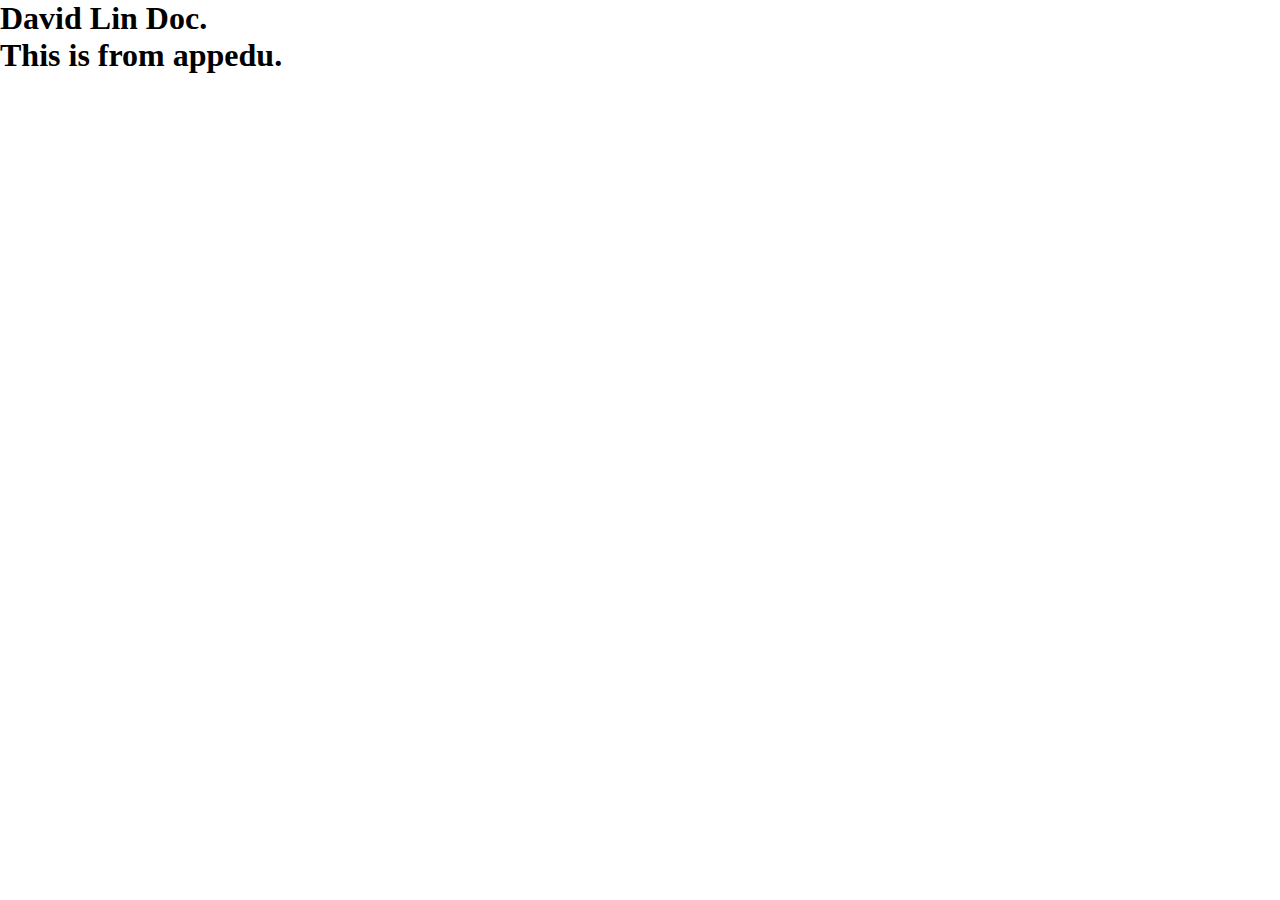
<file: public/index.html>
<!DOCTYPE html>
<html lang="en">
    <head>
        <meta charset="UTF-8" />
        <meta name="viewport" content="width=device-width, initial-scale=1.0" />
        <title>David Lin Doc</title>
        <link rel="stylesheet" href="assets/css/reset.css" />
    </head>
    <body>
        <h1>David Lin Doc.</h1>
        <h1>This is from appedu.</h1>
    </body>
</html>
</file>
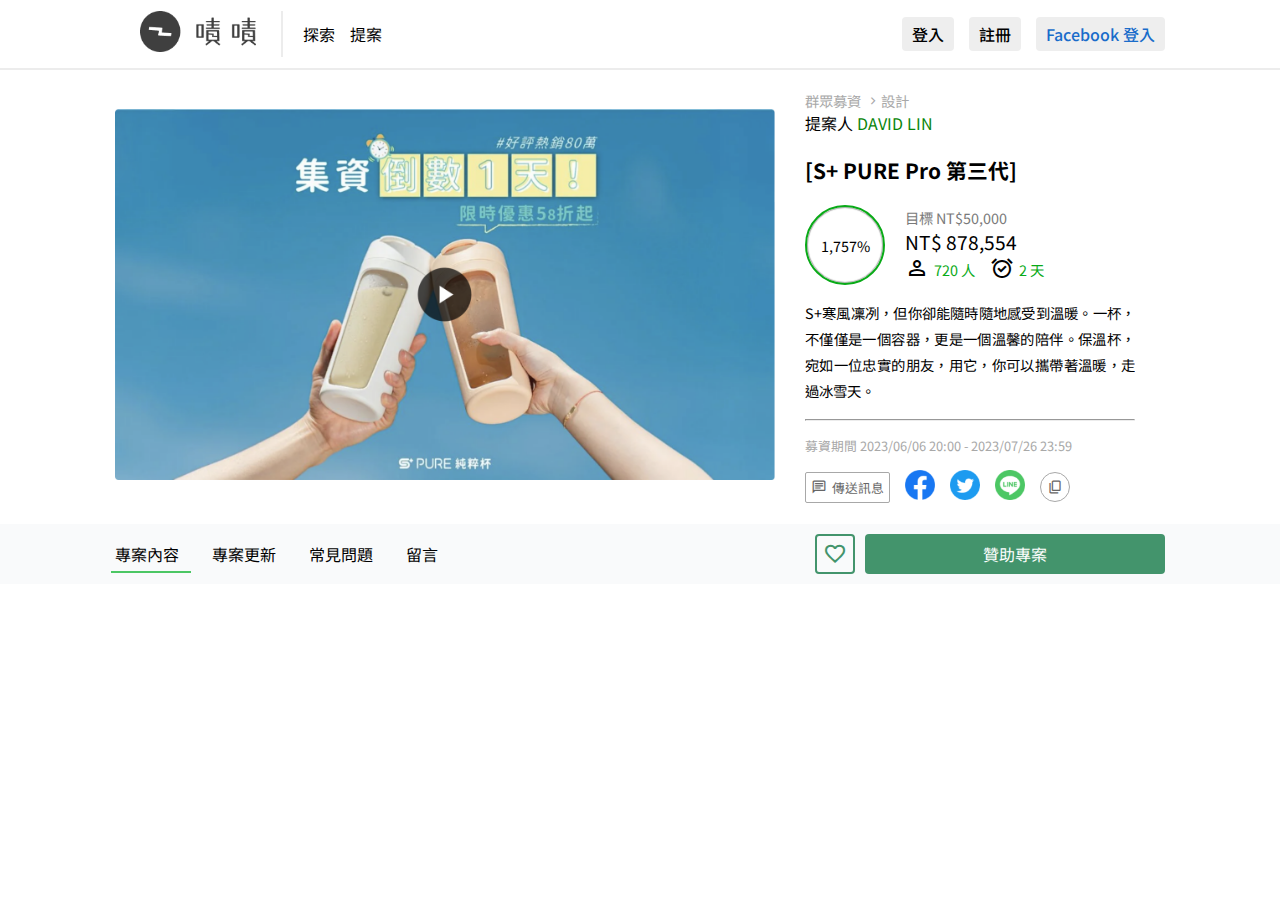
<file: zeczec/index.html>
<!DOCTYPE html>
<html lang="en">

<head>
    <meta charset="UTF-8">
    <meta http-equiv="X-UA-Compatible" content="IE=edge">
    <meta name="viewport" content="width=device-width, initial-scale=1.0">
    <title>ZECZEC</title>
    <link rel="preconnect" href="https://fonts.googleapis.com">
    <link rel="preconnect" href="https://fonts.gstatic.com" crossorigin>
    <link
        href="https://fonts.googleapis.com/css2?family=Noto+Sans+TC:wght@100;200;300;400;500;600;700;800;900&display=swap"
        rel="stylesheet">
    <link rel="stylesheet"
        href="https://fonts.googleapis.com/css2?family=Material+Symbols+Outlined:opsz,wght,FILL,GRAD@24,400,0,0" />
    <link rel="stylesheet"
        href="https://fonts.googleapis.com/css2?family=Material+Symbols+Outlined:opsz,wght,FILL,GRAD@20..48,100..700,0..1,-50..200" />
    <link rel="stylesheet" href="assets/css/reset.css">
    <link rel="stylesheet" href="assets/css/main.css">
</head>

<body>
    <div class="header">
        <div class="container">
            <div class="header-wrap">
                <div class="header-logo">
                    <img src="assets/images/logo.png" alt="">
                </div>
                <div class="header-menu">
                    <div class="header-menu-item">
                        <ul>
                            <li>
                                <a href="#">探索</a>
                            </li>
                            <li>
                                <a href="#">提案</a>
                            </li>
                        </ul>
                    </div>
                    <div class="header-menu-button">
                        <div class="menu-button-wrap">
                            <a href="#">登入</a>
                            <a href="#">註冊</a>
                            <a href="#" class="active">Facebook 登入</a>
                        </div>
                    </div>
                </div>
            </div>
        </div>
    </div>

    <div class="proudct-information">
        <div class="container">
            <div class="product-information-wrap">
                <div class="product-information-video">
                    <img src="assets/images/banner.png" alt="">
                </div>
                <div class="product-information-text">
                    <ul class="category-nav">
                        <li>
                            <a href="#">群眾募資</a>
                        </li>
                        <li>
                            <a href="#">設計</a>
                        </li>
                    </ul>
                    <div>
                        <span>提案人</span>
                        <span class="author-name">DAVID LIN</span>
                    </div>
                    <h1 class="product-name">[S+ PURE Pro 第三代]</h1>
                    <div class="project-process">
                        <div>
                            <div class="goal-percentage">1,757%</div>
                        </div>
                        <div class="process-info">
                            <div class="project-goal">目標 NT$50,000</div>
                            <div class="project-current">NT$ 878,554</div>
                            <div class="project-count">
                                <div class="project-count-item">
                                    <span>
                                        <span class="material-symbols-outlined">person</span>
                                    </span>
                                    <span>720 人</span>
                                </div>
                                <div class="project-count-item">
                                    <span>
                                        <span class="material-symbols-outlined">alarm_on</span>
                                    </span>
                                    <span>2 天</span>
                                </div>
                            </div>
                        </div>
                    </div>
                    <div class="project-description">
                        S+寒風凜冽，但你卻能隨時隨地感受到溫暖。一杯，不僅僅是一個容器，更是一個溫馨的陪伴。保溫杯，宛如一位忠實的朋友，用它，你可以攜帶著溫暖，走過冰雪天。
                    </div>
                    <hr class="line">
                    <div class="project-run-range">
                        募資期間 2023/06/06 20:00 - 2023/07/26 23:59
                    </div>
                    <div class="share-item">
                        <span>
                            <a href="#" class="send-message">
                                <span class="material-symbols-outlined">chat</span>
                                <span>傳送訊息</span>
                            </a>
                        </span>
                        <span>
                            <a href="#">
                                <img src="assets/images/facebook.png" alt="">
                            </a>
                        </span>
                        <span>
                            <a href="#">
                                <img src="assets/images/twitter.png" alt="">
                            </a>
                        </span>
                        <span>
                            <a href="#">
                                <img src="assets/images/line.png" alt="">
                            </a>
                        </span>
                        <span>
                            <a href="#" class="copy-icon">
                                <span class="material-symbols-outlined">content_copy</span>
                            </a>
                        </span>
                    </div>
                </div>
            </div>
        </div>
    </div>

    <div class="main-nav-block">
        <div class="container">
            <div class="main-nav-wrap">
                <div class="page-tab">
                    <ul class="tabs">
                        <li class="active">
                            <a href="#">專案內容</a>
                        </li>
                        <li>
                            <a href="#">專案更新</a>
                        </li>
                        <li>
                            <a href="#">常見問題</a>
                        </li>
                        <li>
                            <a href="#">留言</a>
                        </li>
                    </ul>
                </div>
                <div class="donate-wrap">
                    <a href="#" class="like-btn">
                        <span class="material-symbols-outlined">
                            favorite
                        </span>
                    </a>
                    <a href="#" class="donate-btn">贊助專案</a>
                </div>
            </div>
        </div>
    </div>

</body>

<script>
    let tabs = document.querySelector('.tabs');
    tabs.addEventListener('click', (e) => {
        e.preventDefault();
        let el = e.target;

        if (el.tagName == 'A') {
            el = el.parentNode;
        }

        if (el.tagName == 'LI') {
            resetTabsActive();
            el.classList.add('active')
        }
    });

    function resetTabsActive() {
        let items = tabs.querySelectorAll('li');
        items.forEach(el => {
            el.classList.remove('active');
        })
    }
</script>

</html>
</file>
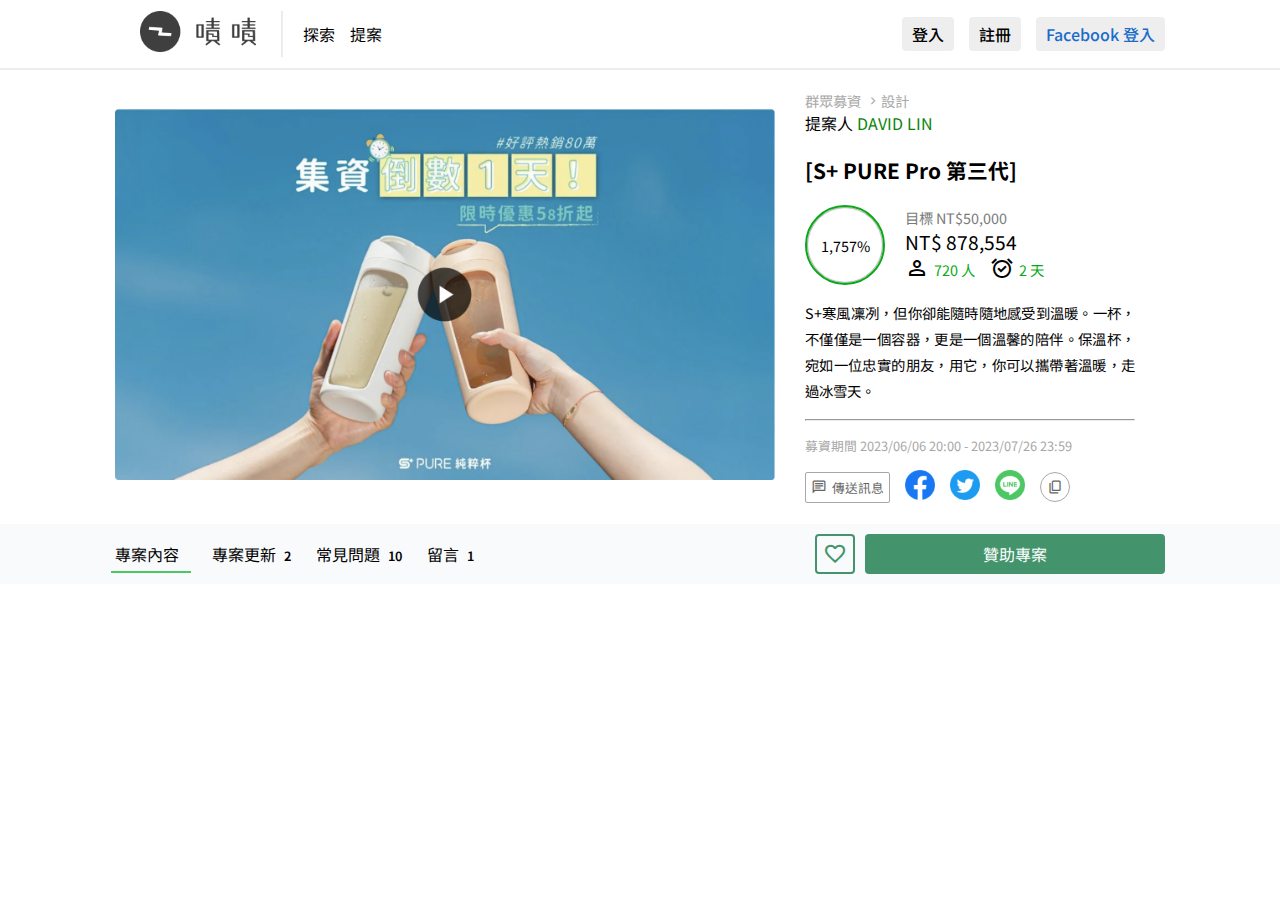
<file: public/zeczec/index.html>
<!DOCTYPE html>
<html lang="en">

<head>
    <meta charset="UTF-8">
    <meta http-equiv="X-UA-Compatible" content="IE=edge">
    <meta name="viewport" content="width=device-width, initial-scale=1.0">
    <title>ZECZEC</title>
    <link rel="preconnect" href="https://fonts.googleapis.com">
    <link rel="preconnect" href="https://fonts.gstatic.com" crossorigin>
    <link
        href="https://fonts.googleapis.com/css2?family=Noto+Sans+TC:wght@100;200;300;400;500;600;700;800;900&display=swap"
        rel="stylesheet">
    <link rel="stylesheet"
        href="https://fonts.googleapis.com/css2?family=Material+Symbols+Outlined:opsz,wght,FILL,GRAD@24,400,0,0" />
    <link rel="stylesheet"
        href="https://fonts.googleapis.com/css2?family=Material+Symbols+Outlined:opsz,wght,FILL,GRAD@20..48,100..700,0..1,-50..200" />
    <link rel="stylesheet" href="assets/css/reset.css">
    <link rel="stylesheet" href="assets/css/main.css">
</head>

<body>
    <div class="header">
        <div class="container">
            <div class="header-wrap">
                <div class="header-logo">
                    <img src="assets/images/logo.png" alt="">
                </div>
                <div class="header-menu">
                    <div class="header-menu-item">
                        <ul>
                            <li>
                                <a href="#">探索</a>
                            </li>
                            <li>
                                <a href="#">提案</a>
                            </li>
                        </ul>
                    </div>
                    <div class="header-menu-button">
                        <div class="menu-button-wrap">
                            <a href="#">登入</a>
                            <a href="#">註冊</a>
                            <a href="#" class="active">Facebook 登入</a>
                        </div>
                    </div>
                </div>
            </div>
        </div>
    </div>

    <div class="proudct-information">
        <div class="container">
            <div class="product-information-wrap">
                <div class="product-information-video">
                    <img src="assets/images/banner.png" alt="">
                </div>
                <div class="product-information-text">
                    <ul class="category-nav">
                        <li>
                            <a href="#">群眾募資</a>
                        </li>
                        <li>
                            <a href="#">設計</a>
                        </li>
                    </ul>
                    <div>
                        <span>提案人</span>
                        <span class="author-name">DAVID LIN</span>
                    </div>
                    <h1 class="product-name">[S+ PURE Pro 第三代]</h1>
                    <div class="project-process">
                        <div>
                            <div class="goal-percentage">1,757%</div>
                        </div>
                        <div class="process-info">
                            <div class="project-goal">目標 NT$50,000</div>
                            <div class="project-current">NT$ 878,554</div>
                            <div class="project-count">
                                <div class="project-count-item">
                                    <span>
                                        <span class="material-symbols-outlined">person</span>
                                    </span>
                                    <span>720 人</span>
                                </div>
                                <div class="project-count-item">
                                    <span>
                                        <span class="material-symbols-outlined">alarm_on</span>
                                    </span>
                                    <span>2 天</span>
                                </div>
                            </div>
                        </div>
                    </div>
                    <div class="project-description">
                        S+寒風凜冽，但你卻能隨時隨地感受到溫暖。一杯，不僅僅是一個容器，更是一個溫馨的陪伴。保溫杯，宛如一位忠實的朋友，用它，你可以攜帶著溫暖，走過冰雪天。
                    </div>
                    <hr class="line">
                    <div class="project-run-range">
                        募資期間 2023/06/06 20:00 - 2023/07/26 23:59
                    </div>
                    <div class="share-item">
                        <span>
                            <a href="#" class="send-message">
                                <span class="material-symbols-outlined">chat</span>
                                <span>傳送訊息</span>
                            </a>
                        </span>
                        <span>
                            <a href="#">
                                <img src="assets/images/facebook.png" alt="">
                            </a>
                        </span>
                        <span>
                            <a href="#">
                                <img src="assets/images/twitter.png" alt="">
                            </a>
                        </span>
                        <span>
                            <a href="#">
                                <img src="assets/images/line.png" alt="">
                            </a>
                        </span>
                        <span>
                            <a href="#" class="copy-icon">
                                <span class="material-symbols-outlined">content_copy</span>
                            </a>
                        </span>
                    </div>
                </div>
            </div>
        </div>
    </div>

    <div class="main-nav-block">
        <div class="container">
            <div class="main-nav-wrap">
                <div class="page-tab">
                    <ul class="tabs">
                        <li class="active">
                            <a href="#">專案內容</a>
                        </li>
                        <li>
                            <a href="#" data-count="2">專案更新</a>
                        </li>
                        <li>
                            <a href="#" data-count="10">常見問題</a>
                        </li>
                        <li>
                            <a href="#" data-count="1">留言</a>
                        </li>
                    </ul>
                </div>
                <div class="donate-wrap">
                    <a href="#" class="like-btn">
                        <span class="material-symbols-outlined">
                            favorite
                        </span>
                    </a>
                    <a href="#" class="donate-btn">贊助專案</a>
                </div>
            </div>
        </div>
    </div>

</body>

<script>
    let tabs = document.querySelector('.tabs');
    tabs.addEventListener('click', (e) => {
        e.preventDefault();
        let el = e.target;

        if (el.tagName == 'A') {
            el = el.parentNode;
        }

        if (el.tagName == 'LI') {
            resetTabsActive();
            el.classList.add('active')
        }
    });

    function resetTabsActive() {
        let items = tabs.querySelectorAll('li');
        items.forEach(el => {
            el.classList.remove('active');
        })
    }
</script>

</html>
</file>
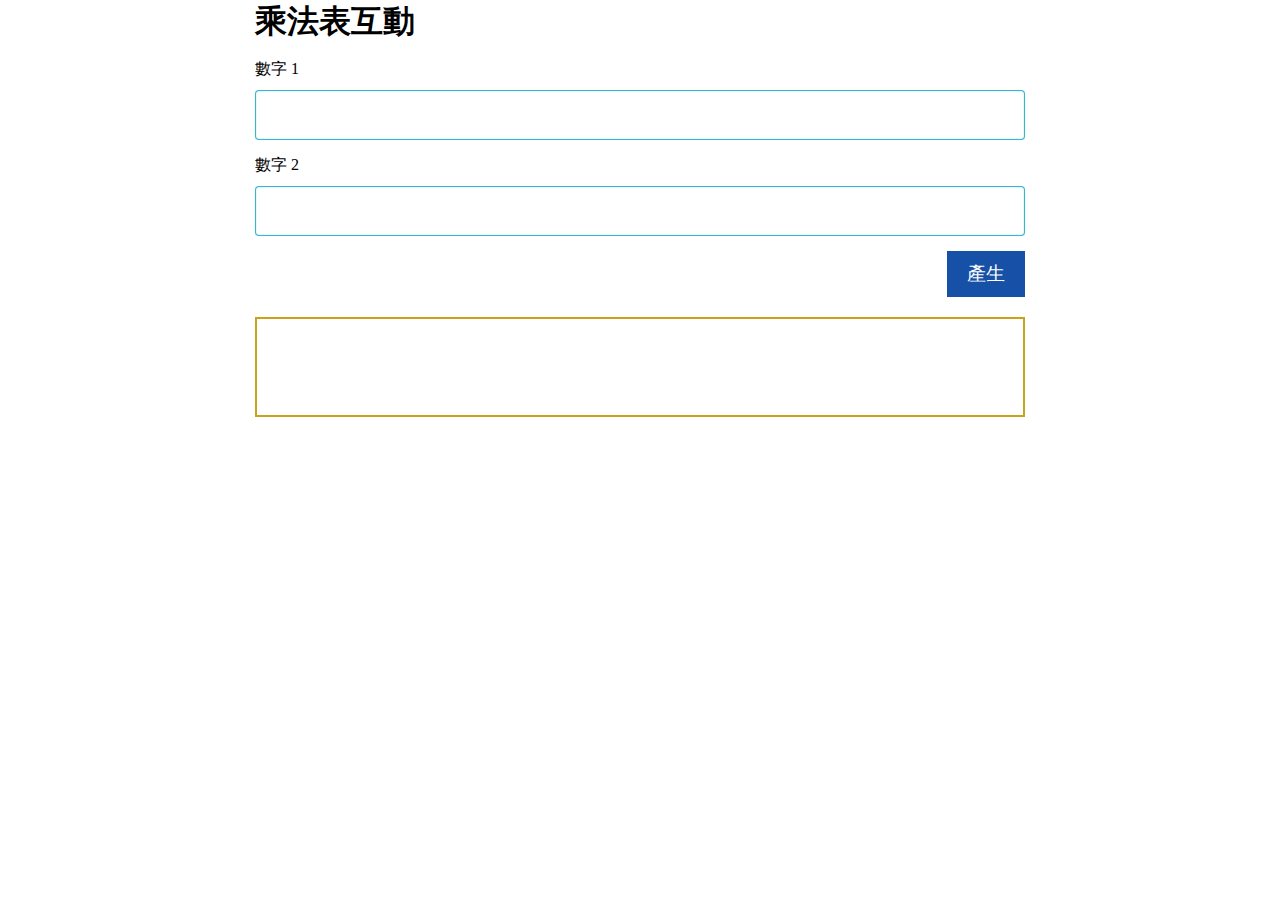
<file: 99.html>
<!DOCTYPE html>
<html lang="en">

<head>
    <meta charset="UTF-8">
    <meta http-equiv="X-UA-Compatible" content="IE=edge">
    <meta name="viewport" content="width=device-width, initial-scale=1.0">
    <title>99</title>
    <link rel="stylesheet" href="assets/css/reset.css">
    <link rel="stylesheet" href="assets/css/99.css">
</head>

<body>
    <div class="container">
        <h1>乘法表互動</h1>
        <div class="form-item">
            <label for="calc-num-1">數字 1</label>
            <input type="number" id="calc-num-1">
        </div>
        <div class="form-item">
            <label for="calc-num-2">數字 2</label>
            <input type="number" id="calc-num-2">
        </div>
        <div class="fn">
            <button class="btn" id="calc-btn">產生</button>
        </div>
        <div id="response">
            <table>
                <thead>
                    <!-- <tr>
                        <th></th>
                        <th>1</th>
                        <th>2</th>
                        <th>3</th>
                    </tr> -->
                </thead>
                <tbody>
                    <!-- <tr>
                        <td>1</td>
                        <td>1</td>
                        <td>2</td>
                        <td>3</td>
                    </tr>
                    <tr>
                        <td>2</td>
                        <td>2</td>
                        <td>4</td>
                        <td>6</td>
                    </tr>
                    <tr>
                        <td>3</td>
                        <td>3</td>
                        <td>6</td>
                        <td>9</td>
                    </tr> -->
                </tbody>
            </table>
        </div>
    </div>
</body>

<script src="assets/js/99.js"></script>

</html>
</file>
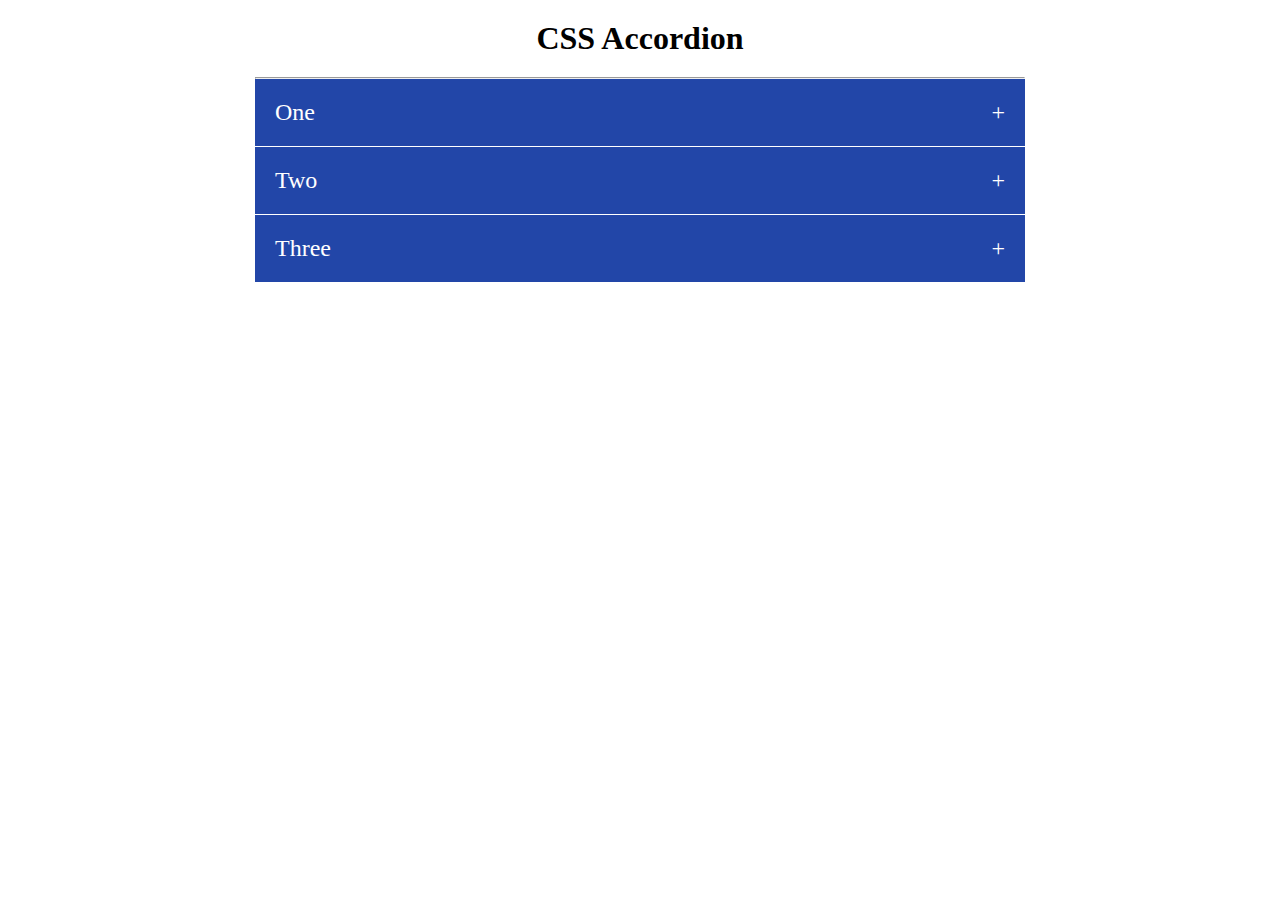
<file: accordion.html>
<!DOCTYPE html>
<html lang="en">

<head>
    <meta charset="UTF-8">
    <meta name="viewport" content="width=device-width, initial-scale=1.0">
    <title>Accordion</title>
    <link rel="stylesheet" href="assets/css/reset.css">
    <link rel="stylesheet" href="assets/css/accordion.css">
</head>

<body>
    <div class="container">
        <h1 class="slogan">CSS Accordion</h1>
        <hr>
        <div class="item">
            <input type="checkbox" id="ms-1" class="ms-switch">
            <label for="ms-1" class="item-title">
                <div>One</div>
                <div class="plus">+</div>
                <div class="minus">-</div>
            </label>
            <div class="item-content">Content</div>
        </div>
        <div class="item">
            <input type="checkbox" id="ms-2" class="ms-switch">
            <label for="ms-2" class="item-title">
                <div>Two</div>
                <div class="plus">+</div>
                <div class="minus">-</div>
            </label>
            <div class="item-content">Content</div>
        </div>
        <div class="item">
            <input type="checkbox" id="ms-3" class="ms-switch">
            <label for="ms-3" class="item-title">
                <div>Three</div>
                <div class="plus">+</div>
                <div class="minus">-</div>
            </label>
            <div class="item-content">Content</div>
        </div>
    </div>
</body>

</html>
</file>
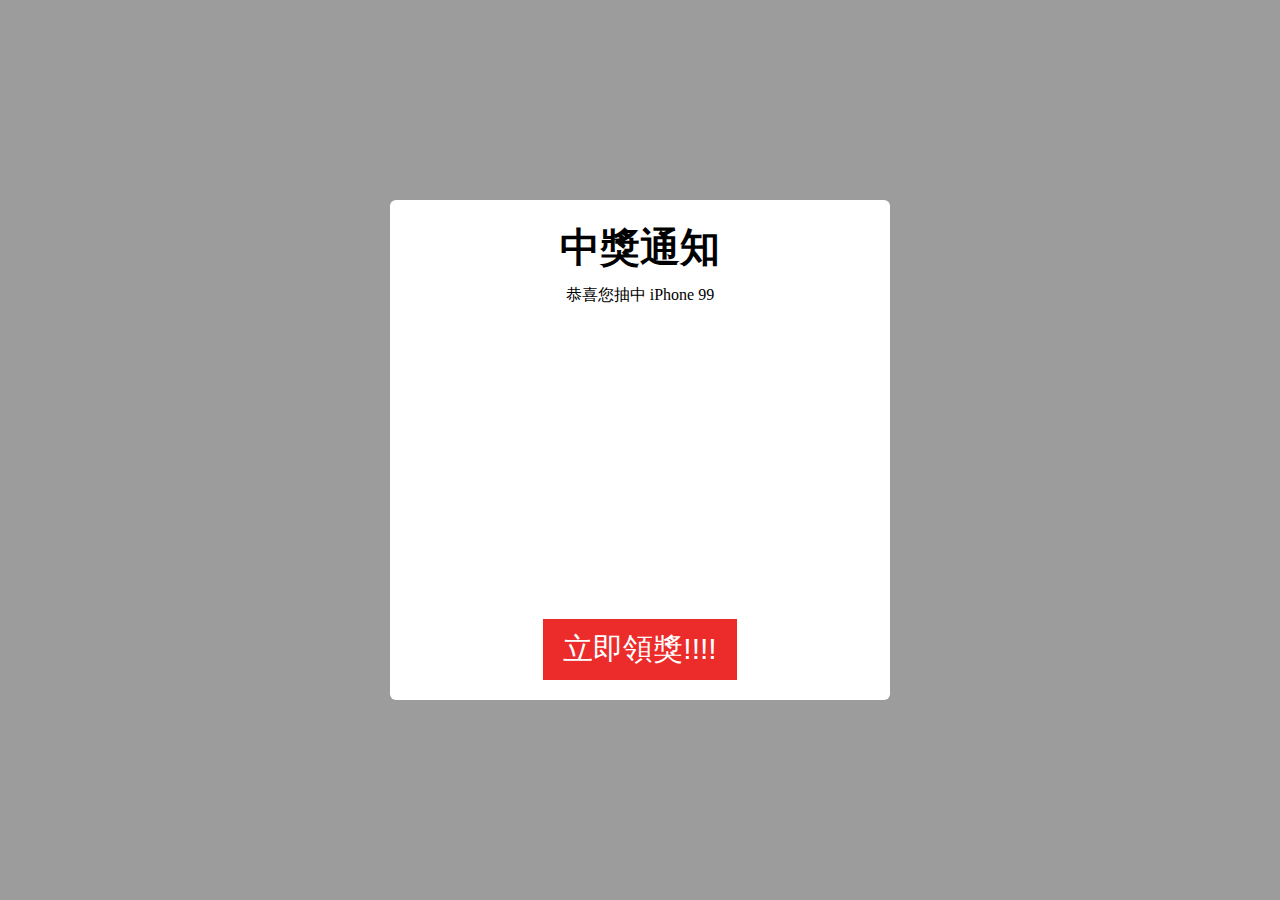
<file: ad_banner.html>
<!DOCTYPE html>
<html lang="en">

<head>
    <meta charset="UTF-8">
    <meta http-equiv="X-UA-Compatible" content="IE=edge">
    <meta name="viewport" content="width=device-width, initial-scale=1.0">
    <title>AD Banner</title>
    <link rel="stylesheet" href="assets/css/reset.css">
    <link rel="stylesheet" href="assets/css/ad_banner.css">
</head>

<body>
    <div class="ad-wrap">
        <div class="ad-block">
            <div class="ad-title">中獎通知</div>
            <div class="ad-content">
                <div>恭喜您抽中 iPhone 99</div>
                <div class="fn-block">
                    <button class="btn" onclick="run()">立即領獎!!!!</button>
                </div>
            </div>
        </div>
    </div>
</body>
<script>
    function run() {
        alert('已中毒')
    }
</script>

</html>
</file>
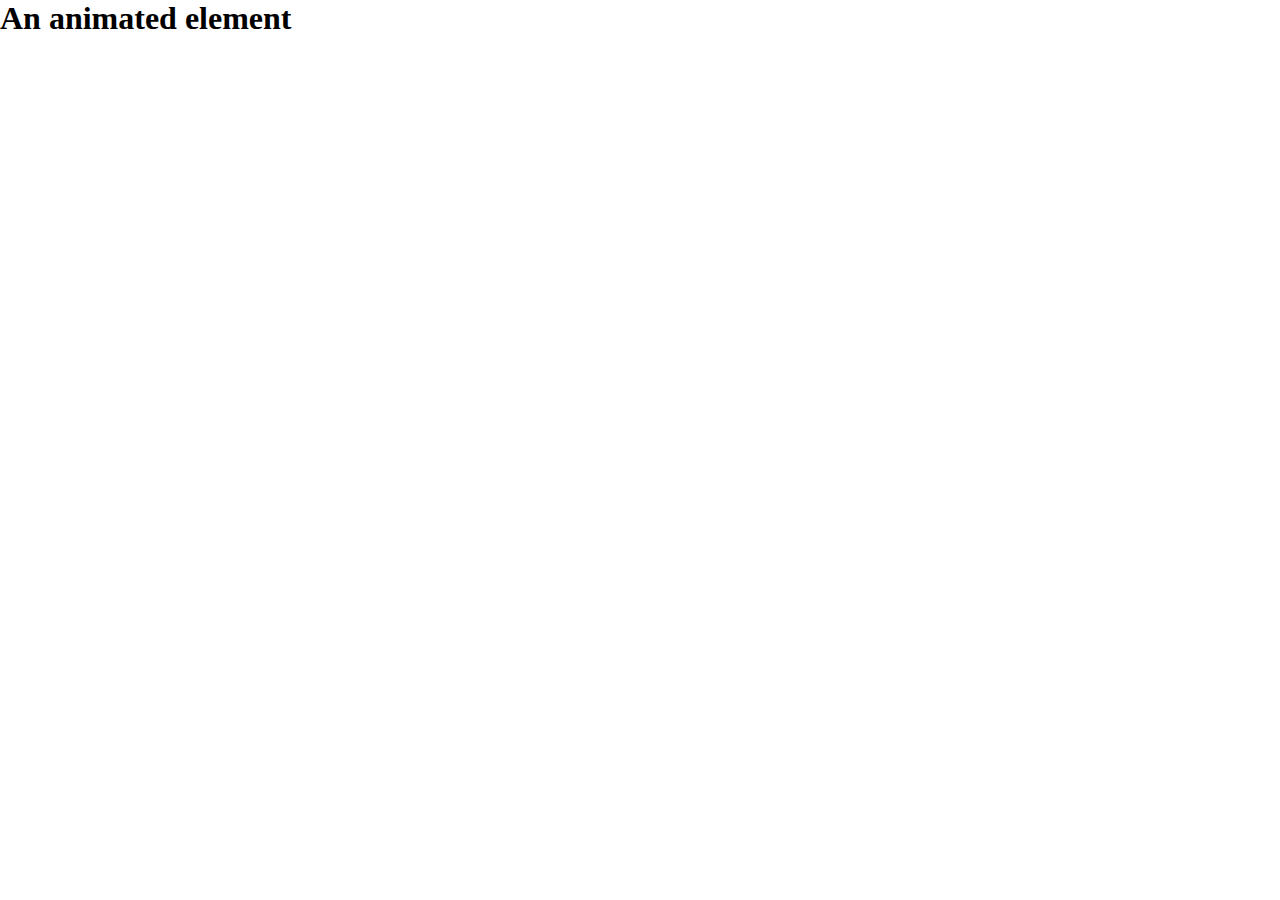
<file: animate.html>
<!DOCTYPE html>
<html lang="en">

<head>
    <meta charset="UTF-8">
    <meta http-equiv="X-UA-Compatible" content="IE=edge">
    <meta name="viewport" content="width=device-width, initial-scale=1.0">
    <title>Animate.css</title>
    <link rel="stylesheet" href="https://cdnjs.cloudflare.com/ajax/libs/animate.css/4.1.1/animate.min.css" />
    <link rel="stylesheet" href="assets/css/reset.css">
</head>

<body>
    <h1 class="animate__animated animate__bounce">An animated element</h1>
</body>

</html>
</file>
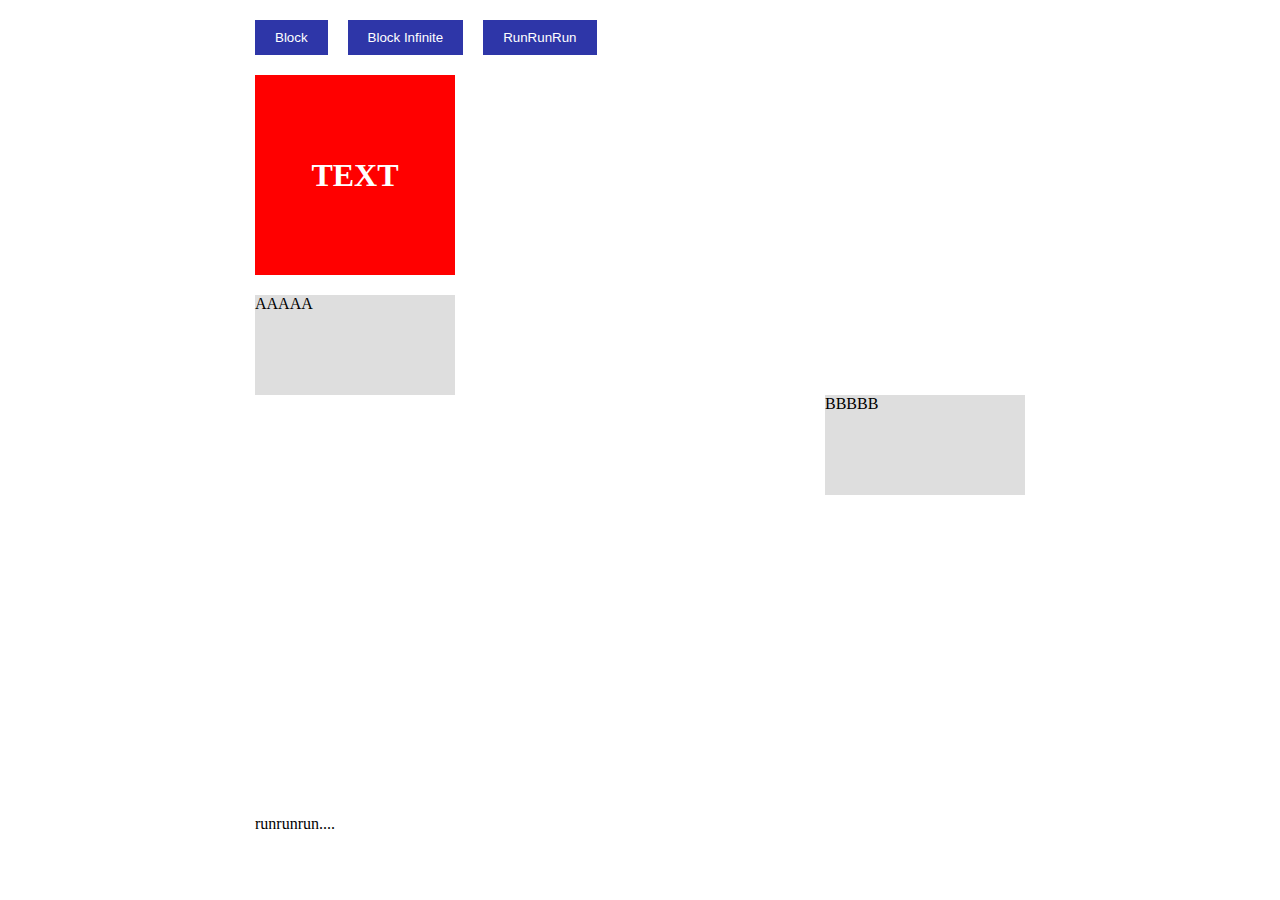
<file: animation.html>
<!DOCTYPE html>
<html lang="en">

<head>
    <meta charset="UTF-8">
    <meta http-equiv="X-UA-Compatible" content="IE=edge">
    <meta name="viewport" content="width=device-width, initial-scale=1.0">
    <title>Animation</title>
    <link rel="stylesheet" href="assets/css/reset.css">
    <link rel="stylesheet" href="assets/css/animation.css">
</head>

<body>
    <div class="container">
        <div class="fn">
            <button onclick="toggleBlock()">Block</button>
            <button onclick="toggleBlock('infinite')">Block Infinite</button>
            <button onclick="toggleRun()">RunRunRun</button>
        </div>
        <div class="wrap">
            <div class="block">
                TEXT
            </div>
        </div>
    </div>

    <div class="container">
        <div class="wrap">
            <div class="info-wrap">
                <div class="info-item t1">
                    AAAAA
                </div>
                <div class="info-item t2">
                    BBBBB
                </div>
            </div>
        </div>
    </div>

    <div class="container">
        <div class="wrap">
            <div class="runrunrun">
                runrunrun....
            </div>
        </div>
    </div>
</body>
<script>
    const blockEl = document.querySelector('.block');
    function toggleBlock(append) {
        if (blockEl.classList.contains('change-color')) {
            blockEl.classList.remove('change-color');
            blockEl.classList.remove(append);
        } else {
            blockEl.classList.add('change-color');
            blockEl.classList.add(append);
        }
    }

    const runEl = document.querySelector('.runrunrun');
    function toggleRun(append) {
        if (runEl.classList.contains('active')) {
            runEl.classList.remove('active');
        } else {
            runEl.classList.add('active');
        }
    }
</script>

</html>
</file>
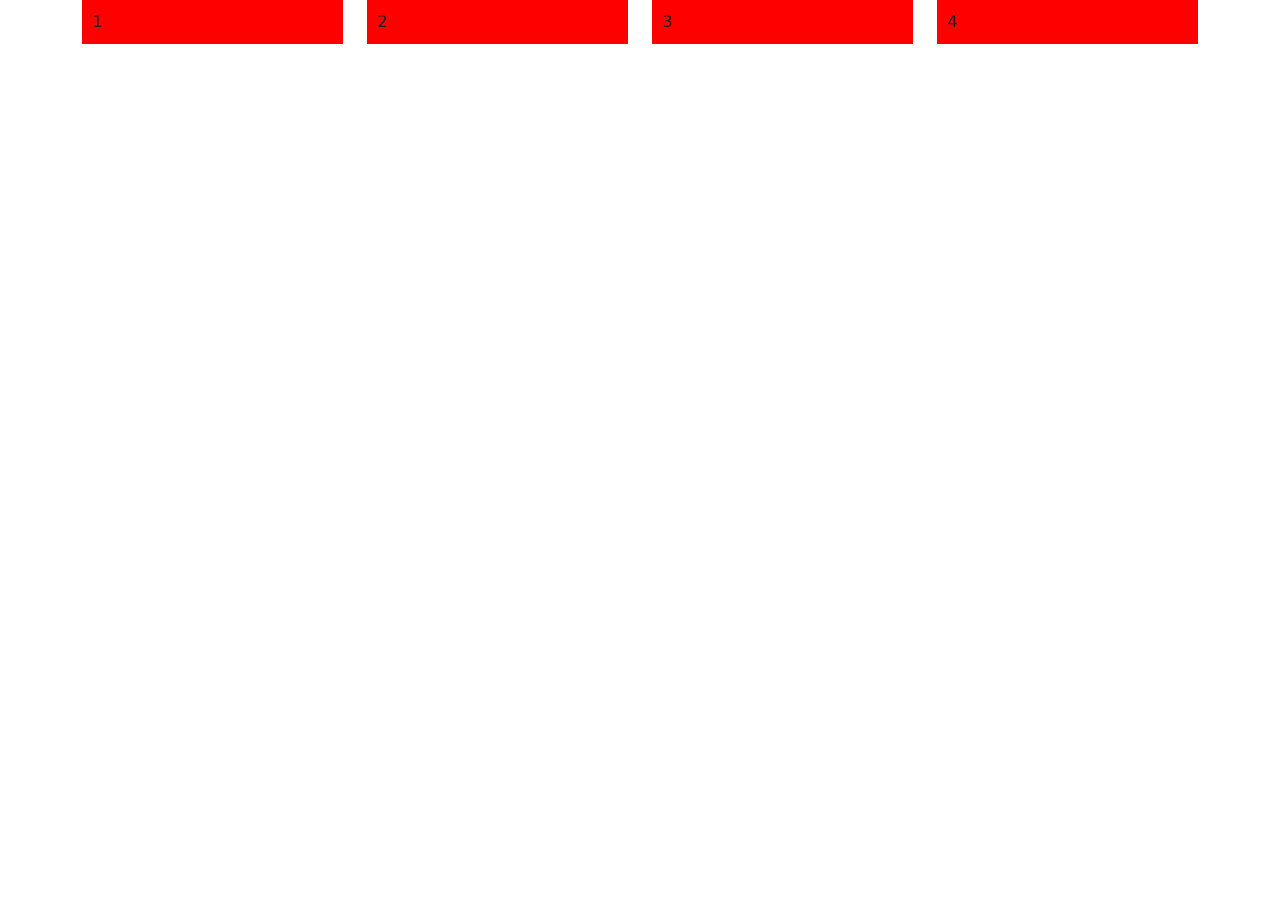
<file: BS_demo.html>
<!DOCTYPE html>
<html lang="en">

<head>
    <meta charset="UTF-8">
    <meta http-equiv="X-UA-Compatible" content="IE=edge">
    <meta name="viewport" content="width=device-width, initial-scale=1.0">
    <title>Bootstrap</title>
    <link rel="stylesheet" href="https://cdn.jsdelivr.net/npm/bootstrap@5.3.2/dist/css/bootstrap.min.css">
    <style>
        .col-item {
            padding: 10px;
            background: red;
        }
    </style>
</head>

<body>


    <div class="container">
        <div class="row custom">
            <div class="col-6 col-sm">
                <div class="col-item">1</div>
            </div>
            <div class="col-6 col-sm">
                <div class="col-item">2</div>
            </div>
            <div class="col-6 col-sm">
                <div class="col-item">3</div>
            </div>
            <div class="col-6 col-sm">
                <div class="col-item">4</div>
            </div>
        </div>
    </div>
</body>
<script src="https://cdn.jsdelivr.net/npm/bootstrap@5.3.2/dist/js/bootstrap.bundle.min.js"></script>

</html>
</file>
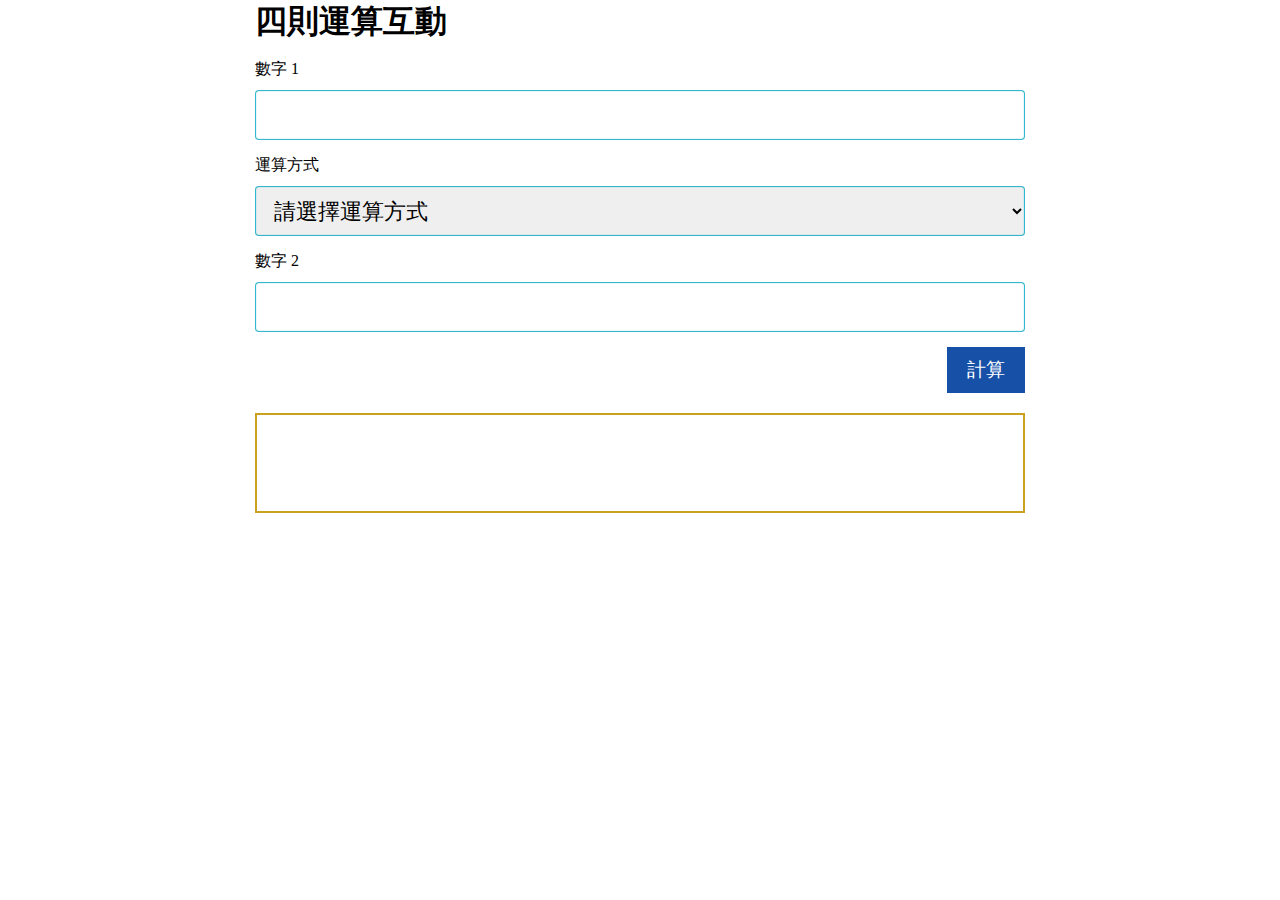
<file: calc_demo.html>
<!DOCTYPE html>
<html lang="en">

<head>
    <meta charset="UTF-8">
    <meta http-equiv="X-UA-Compatible" content="IE=edge">
    <meta name="viewport" content="width=device-width, initial-scale=1.0">
    <title>Calc Demo</title>
    <link rel="stylesheet" href="assets/css/reset.css">
    <link rel="stylesheet" href="assets/css/calc_demo.css">
</head>

<body>
    <div class="container">
        <h1>四則運算互動</h1>
        <div class="form-item">
            <label for="calc-num-1">數字 1</label>
            <input type="number" id="calc-num-1">
        </div>
        <div class="form-item">
            <label for="calc-type">運算方式</label>
            <select id="calc-type">
                <option value="">請選擇運算方式</option>
                <option value="add">加法</option>
                <option value="sub">減法</option>
                <option value="mul">乘法</option>
                <option value="div">除法</option>
            </select>
        </div>
        <div class="form-item">
            <label for="calc-num-2">數字 2</label>
            <input type="number" id="calc-num-2">
        </div>
        <div class="fn">
            <button class="btn" id="calc-btn">計算</button>
        </div>
        <div id="response"></div>
    </div>
</body>
<script src="assets/js/calc_demo.js"></script>

</html>
</file>
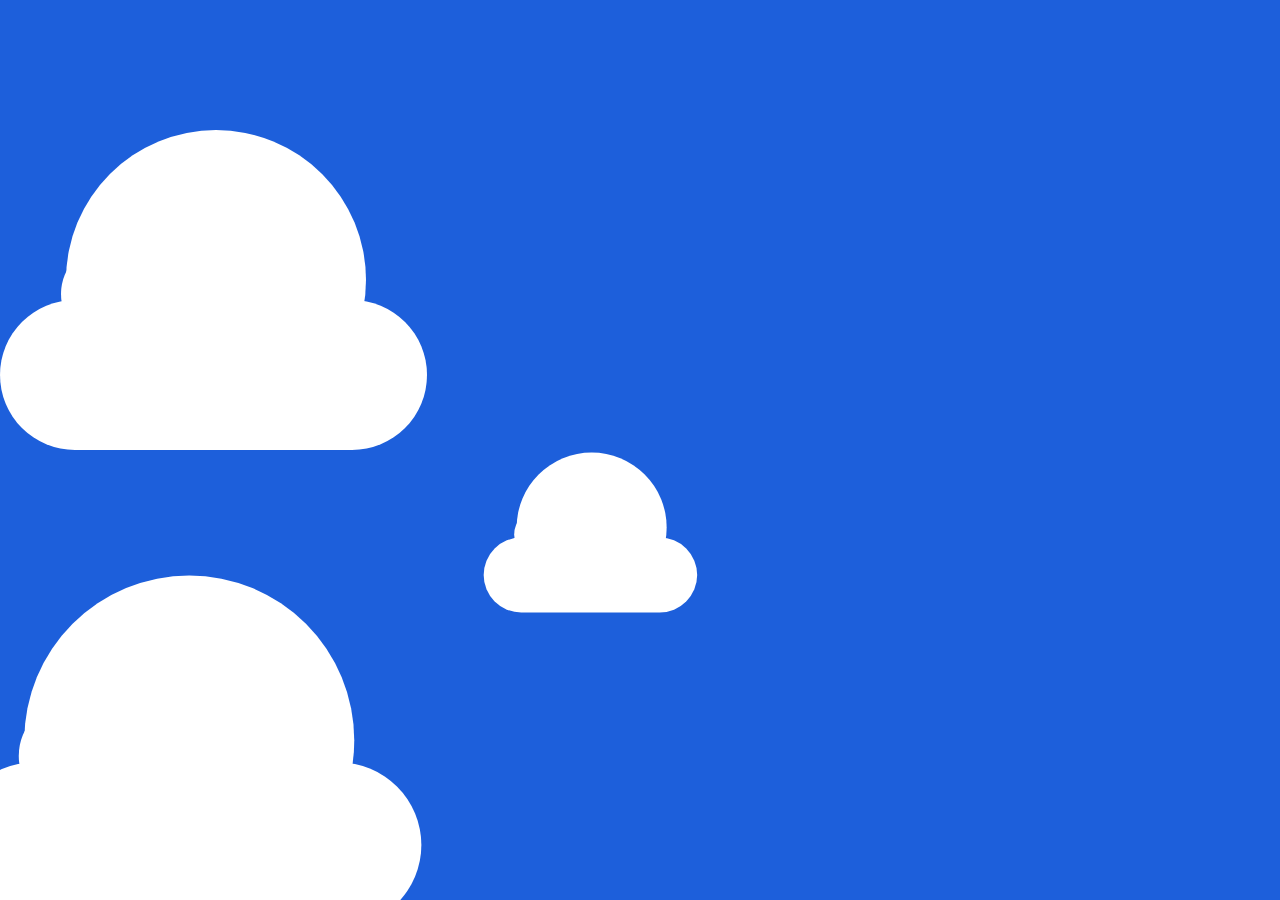
<file: cloud.html>
<!DOCTYPE html>
<html lang="en">

<head>
    <meta charset="UTF-8">
    <meta http-equiv="X-UA-Compatible" content="IE=edge">
    <meta name="viewport" content="width=device-width, initial-scale=1.0">
    <title>Cloud</title>
    <link rel="stylesheet" href="assets/css/reset.css">
    <link rel="stylesheet" href="assets/css/cloud.css">
</head>

<body>
    <div class="bg">
        <div class="cloud"></div>
        <div class="cloud"></div>
        <div class="cloud"></div>
    </div>
</body>

</html>
</file>
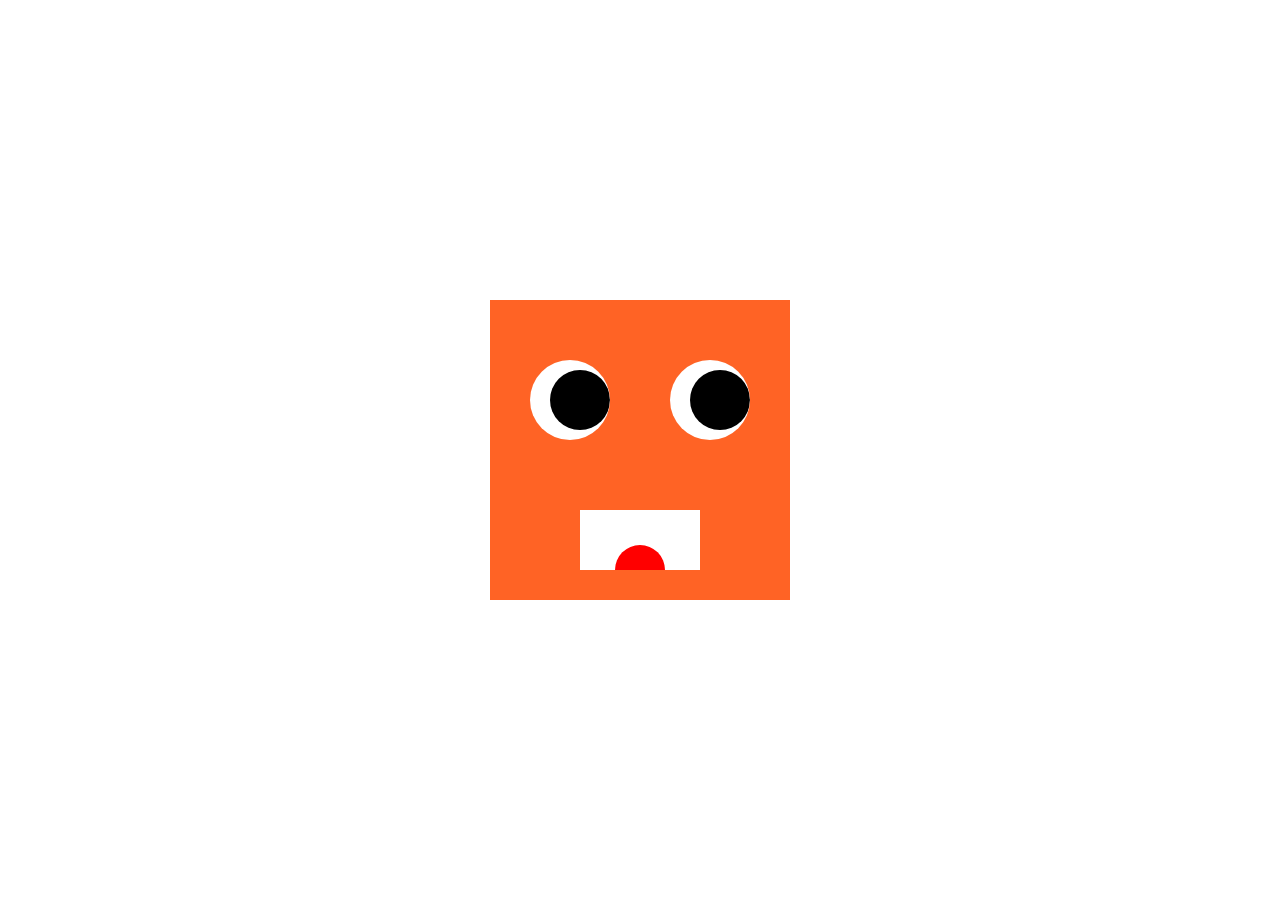
<file: face.html>
<!DOCTYPE html>
<html lang="en">

<head>
    <meta charset="UTF-8">
    <meta http-equiv="X-UA-Compatible" content="IE=edge">
    <meta name="viewport" content="width=device-width, initial-scale=1.0">
    <title>Face</title>
    <link rel="stylesheet" href="assets/css/reset.css">
    <link rel="stylesheet" href="assets/css/face.css">
</head>

<body>
    <div class="face">
        <div class="eye left">
            <div class="point"></div>
        </div>
        <div class="eye right">
            <div class="point"></div>
        </div>
        <div class="mouth">
            <div class="th"></div>
        </div>
    </div>
</body>

</html>
</file>
<file: zeczec/assets/css/main.css>
:root {
    --header-h: 70px;
    --header-bg: rgb(255, 255, 255);
    --header-border-color: #ececec;
    --second-color: #a8a8a8;
}

html,
body {
    font-family: 'Noto Sans TC', sans-serif;
    font-size: 16px;
}

img {
    max-width: 100%;
}

.header {
    height: var(--header-h);
    background-color: var(--header-bg);
    border-bottom: 2px solid var(--header-border-color);
}

.header-wrap {
    height: 100%;
    display: flex;
    align-items: center;
    gap: 20px;
}

.header-logo {
    border-right: 2px solid var(--header-border-color);
    text-align: center;
}

.header-logo img {
    max-width: 70%;
}

.header-menu {
    height: 100%;
    display: flex;
    align-items: center;
    justify-content: space-between;
    flex: 1;
}

.header-menu-item ul {
    display: flex;
    align-items: center;
    gap: 15px;
}

.menu-button-wrap {
    display: flex;
    align-items: center;
    gap: 15px;
}

.menu-button-wrap a {
    padding: 5px 10px;
    background-color: #eeeeee;
    border-radius: 4px;
    font-weight: 500;
    transition: 0.5s;
}

.menu-button-wrap a:hover,
.menu-button-wrap a.active {
    color: rgb(25, 108, 202);
}

.proudct-information {
    margin: 20px auto;
}

.product-information-wrap {
    display: flex;
    align-items: center;
}

.product-information-video {
    flex: 2;
}

.product-information-text {
    flex: 1;
    padding: 0 30px;
}

.category-nav {
    display: flex;
    gap: 20px;
    color: var(--second-color);
    font-size: 0.9rem;
}

.category-nav li {
    position: relative;
}

.category-nav li::after {
    font-family: 'Material Symbols Outlined';
    content: "\e5cc";
    position: absolute;
    right: -19px;
    top: 2px;
}

.category-nav li:last-child::after {
    display: none;
}

.author-name {
    color: rgb(9, 133, 9);
}

.product-name {
    font-size: 1.3rem;
    margin: 20px auto;
}

.project-process {
    display: flex;
    gap: 20px;
    align-items: center;
}

.goal-percentage {
    display: flex;
    justify-content: center;
    align-items: center;
    width: 80px;
    height: 80px;
    border: 2px solid #09aa17;
    border-radius: 1000px;
    font-size: 0.9rem;
    box-shadow: 0 0 1px 1px inset #ababab;
}

.project-goal {
    font-size: 0.9rem;
    color: #7a7a7a;
}

.project-current {
    font-size: 1.2rem;
}

.project-count {
    display: flex;
    align-items: center;
    gap: 15px;
    font-size: 0.9rem;
}

.process-info {
    flex: 1;
}

.project-count-item {
    display: flex;
    align-items: center;
    gap: 5px;
}

.project-count-item>span:last-child {
    color: #09aa17;
}

.project-description {
    font-size: 0.9rem;
    line-height: 26px;
    margin: 15px auto;
    text-align: justify;
}

hr.line {
    border-color: var(--header-border-color);
}

.project-run-range {
    margin: 15px auto;
    color: var(--second-color);
    font-size: 0.8rem;
}

.share-item {
    color: #666666;
    font-size: 0.8rem;
    display: flex;
    gap: 15px;
    align-items: center;
}

.send-message {
    padding: 5px;
    border: 1px solid var(--second-color);
    display: flex;
    gap: 5px;
    align-items: center;
    border-radius: 2px;
}

.share-item .material-symbols-outlined {
    font-size: 16px;
}

.share-item img {
    max-width: 30px;
}

.copy-icon {
    display: inline-flex;
    align-items: center;
    justify-content: center;
    width: 30px;
    height: 30px;
    border: 1px solid var(--second-color);
    border-radius: 999px;
}

.main-nav-block {
    background-color: #f9fafb;
    height: 60px;
}

.main-nav-wrap {
    height: 100%;
    display: flex;
    align-items: center;
}

.main-nav-wrap .page-tab {
    flex: 2;
}

.page-tab .tabs {
    display: flex;
    gap: 25px;
}

.page-tab .tabs li {
    position: relative;
}

.page-tab .tabs li::after {
    content: "";
    position: absolute;
    bottom: -7px;
    left: -4px;
    width: 0;
    background: #4cc764;
    height: 2px;
    transition: 0.3s;
}

.page-tab .tabs li.active::after {
    width: calc(100% + 8px);
}

.page-tab .tabs li a::after {
    content: attr(data-count);
    font-size: 0.8rem;
    padding-left: 8px;
    font-weight: 600;
}


.main-nav-wrap .donate-wrap {
    flex: 1;
}

.donate-wrap {
    display: flex;
    align-items: center;
    gap: 10px;
}

.donate-wrap .like-btn {
    display: inline-flex;
    width: 40px;
    height: 40px;
    align-items: center;
    justify-content: center;
    border: 2px solid #43946c;
    border-radius: 4px;
    color: #43946c;
    transition: 0.3s;
}


.donate-wrap .like-btn:hover {
    border-color: #55b987;
    color: #55b987;
}

.donate-wrap .like-btn .material-symbols-outlined {
    color: inherit;
}

.donate-wrap .donate-btn {
    flex: 1;
    display: inline-flex;
    width: 100%;
    height: 40px;
    align-items: center;
    justify-content: center;
    background: #43946c;
    color: #fff;
    border-radius: 4px;
    transition: 0.3s;
}

.donate-wrap .donate-btn:hover {
    background-color: #55b987;
}
</file>
<file: public/zeczec/assets/css/main.css>
:root {
    --header-h: 70px;
    --header-bg: rgb(255, 255, 255);
    --header-border-color: #ececec;
    --second-color: #a8a8a8;
}

html,
body {
    font-family: 'Noto Sans TC', sans-serif;
    font-size: 16px;
}

img {
    max-width: 100%;
}

.header {
    height: var(--header-h);
    background-color: var(--header-bg);
    border-bottom: 2px solid var(--header-border-color);
}

.header-wrap {
    height: 100%;
    display: flex;
    align-items: center;
    gap: 20px;
}

.header-logo {
    border-right: 2px solid var(--header-border-color);
    text-align: center;
}

.header-logo img {
    max-width: 70%;
}

.header-menu {
    height: 100%;
    display: flex;
    align-items: center;
    justify-content: space-between;
    flex: 1;
}

.header-menu-item ul {
    display: flex;
    align-items: center;
    gap: 15px;
}

.menu-button-wrap {
    display: flex;
    align-items: center;
    gap: 15px;
}

.menu-button-wrap a {
    padding: 5px 10px;
    background-color: #eeeeee;
    border-radius: 4px;
    font-weight: 500;
    transition: 0.5s;
}

.menu-button-wrap a:hover,
.menu-button-wrap a.active {
    color: rgb(25, 108, 202);
}

.proudct-information {
    margin: 20px auto;
}

.product-information-wrap {
    display: flex;
    align-items: center;
}

.product-information-video {
    flex: 2;
}

.product-information-text {
    flex: 1;
    padding: 0 30px;
}

.category-nav {
    display: flex;
    gap: 20px;
    color: var(--second-color);
    font-size: 0.9rem;
}

.category-nav li {
    position: relative;
}

.category-nav li::after {
    font-family: 'Material Symbols Outlined';
    content: "\e5cc";
    position: absolute;
    right: -19px;
    top: 2px;
}

.category-nav li:last-child::after {
    display: none;
}

.author-name {
    color: rgb(9, 133, 9);
}

.product-name {
    font-size: 1.3rem;
    margin: 20px auto;
}

.project-process {
    display: flex;
    gap: 20px;
    align-items: center;
}

.goal-percentage {
    display: flex;
    justify-content: center;
    align-items: center;
    width: 80px;
    height: 80px;
    border: 2px solid #09aa17;
    border-radius: 1000px;
    font-size: 0.9rem;
    box-shadow: 0 0 1px 1px inset #ababab;
}

.project-goal {
    font-size: 0.9rem;
    color: #7a7a7a;
}

.project-current {
    font-size: 1.2rem;
}

.project-count {
    display: flex;
    align-items: center;
    gap: 15px;
    font-size: 0.9rem;
}

.process-info {
    flex: 1;
}

.project-count-item {
    display: flex;
    align-items: center;
    gap: 5px;
}

.project-count-item>span:last-child {
    color: #09aa17;
}

.project-description {
    font-size: 0.9rem;
    line-height: 26px;
    margin: 15px auto;
    text-align: justify;
}

hr.line {
    border-color: var(--header-border-color);
}

.project-run-range {
    margin: 15px auto;
    color: var(--second-color);
    font-size: 0.8rem;
}

.share-item {
    color: #666666;
    font-size: 0.8rem;
    display: flex;
    gap: 15px;
    align-items: center;
}

.send-message {
    padding: 5px;
    border: 1px solid var(--second-color);
    display: flex;
    gap: 5px;
    align-items: center;
    border-radius: 2px;
}

.share-item .material-symbols-outlined {
    font-size: 16px;
}

.share-item img {
    max-width: 30px;
}

.copy-icon {
    display: inline-flex;
    align-items: center;
    justify-content: center;
    width: 30px;
    height: 30px;
    border: 1px solid var(--second-color);
    border-radius: 999px;
}

.main-nav-block {
    background-color: #f9fafb;
    height: 60px;
}

.main-nav-wrap {
    height: 100%;
    display: flex;
    align-items: center;
}

.main-nav-wrap .page-tab {
    flex: 2;
}

.page-tab .tabs {
    display: flex;
    gap: 25px;
}

.page-tab .tabs li {
    position: relative;
}

.page-tab .tabs li::after {
    content: "";
    position: absolute;
    bottom: -7px;
    left: -4px;
    width: 0;
    background: #4cc764;
    height: 2px;
    transition: 0.3s;
}

.page-tab .tabs li.active::after {
    width: calc(100% + 8px);
}

.page-tab .tabs li a::after {
    content: attr(data-count);
    font-size: 0.8rem;
    padding-left: 8px;
    font-weight: 600;
}


.main-nav-wrap .donate-wrap {
    flex: 1;
}

.donate-wrap {
    display: flex;
    align-items: center;
    gap: 10px;
}

.donate-wrap .like-btn {
    display: inline-flex;
    width: 40px;
    height: 40px;
    align-items: center;
    justify-content: center;
    border: 2px solid #43946c;
    border-radius: 4px;
    color: #43946c;
    transition: 0.3s;
}


.donate-wrap .like-btn:hover {
    border-color: #55b987;
    color: #55b987;
}

.donate-wrap .like-btn .material-symbols-outlined {
    color: inherit;
}

.donate-wrap .donate-btn {
    flex: 1;
    display: inline-flex;
    width: 100%;
    height: 40px;
    align-items: center;
    justify-content: center;
    background: #43946c;
    color: #fff;
    border-radius: 4px;
    transition: 0.3s;
}

.donate-wrap .donate-btn:hover {
    background-color: #55b987;
}
</file>
<file: assets/css/99.css>
.form-item {
    display: flex;
    flex-direction: column;
    gap: 10px;
    margin: 15px auto;
}

.form-item input,
.form-item select {
    width: 100%;
    height: 50px;
    padding: 15px;
    border: 0;
    outline: 0;
    border-radius: 4px;
    box-shadow: 0 0 1px 1px #1dafc9 inset;
    font-size: 1.4rem;
}

.form-item select {
    padding: 0 15px;
}

.fn {
    text-align: right;
}

.btn {
    border: 0;
    outline: 0;
    background: #1650a7;
    color: #fff;
    padding: 10px 20px;
    font-size: 1.2rem;
    cursor: pointer;
}

#response {
    margin-top: 20px;
    padding: 20px;
    border: 2px solid #c9a11d;
    min-height: 100px;
    width: 100%;
    overflow-x: auto;
}

table {
    border-collapse: collapse;
    border-spacing: 0;
    width: 100%;
}

td,
th {
    border: 1px solid #000;
    padding: 10px;
    text-align: center;
}

tbody tr:nth-child(even) {
    background-color: #dedede;
}
</file>
<file: assets/css/accordion.css>
.slogan {
    margin: 20px 0;
    text-align: center;
}

.item {
    background: #dedede;
}

.item-title {
    display: flex;
    justify-content: space-between;
    padding: 20px;
    background-color: #2246a8;
    color: #fff;
    font-size: 24px;
    border-bottom: 1px solid #fff;
    cursor: pointer;
    user-select: none;
}

.item-title:hover {
    background: rgb(236, 135, 19);
}

.item-content {
    background-color: #22a838;
    color: #fff;
    padding: 20px;
    display: none;
}

.item-title .minus {
    display: none;
}

.ms-switch {
    display: none;
}

.ms-switch:checked~.item-title .plus {
    display: none;
}

.ms-switch:checked~.item-title .minus {
    display: block;
}

.ms-switch:checked~.item-content {
    display: block;
}
</file>
<file: assets/css/ad_banner.css>
.ad-wrap {
    position: fixed;
    background: rgba(0, 0, 0, 0.39);
    width: 100%;
    height: 100vh;
    top: 0;
    left: 0;
}

.ad-block {
    background: #fff;
    width: 500px;
    height: 500px;
    position: absolute;
    top: calc(50% - 250px);
    left: calc(50% - 250px);
    text-align: center;
    padding: 20px;
    border-radius: 6px;
}

.ad-title {
    font-size: 40px;
    font-weight: 800;
}

.ad-content {
    line-height: 40px;
}

.fn-block {
    position: absolute;
    bottom: 20px;
    left: 0;
    width: 100%;
}

.btn {
    padding: 10px 20px;
    border: 0;
    margin-top: 20px;
    background: rgba(235, 28, 28, 0.933);
    color: #fff;
    font-size: 30px;
    cursor: pointer;
    animation-name: run;
    animation-duration: 0.5s;
    animation-iteration-count: infinite;
    animation-fill-mode: both;
    animation-direction: alternate;
}

@keyframes run {
    0% {
        transform: scale(1);
    }

    100% {
        transform: scale(1.2);
    }
}
</file>
<file: assets/css/animation.css>
.wrap,
.fn {
    margin: 20px auto;
}

.fn {
    display: flex;
    gap: 20px;
}

.fn button {
    padding: 10px 20px;
    border: 0;
    background: #2e36a8;
    color: #fff;
    cursor: pointer;
}

.block {
    width: 200px;
    height: 200px;
    background: red;
    color: #fff;
    display: flex;
    align-items: center;
    justify-content: center;
    font-size: 2rem;
    font-weight: 800;
    animation-duration: 1s;
    position: relative;
}

.block.change-color {
    background: yellow;
    color: red;
    left: 200px;
    animation-name: change-color2;
}

.block.infinite {
    animation-iteration-count: infinite;
}


.block.property {
    transition-property: background-color;
}

.info-wrap {
    display: flex;
    flex-direction: column;
    gap: 20px;
    position: relative;
    height: 500px;
}

.info-item {
    width: 200px;
    height: 100px;
    background-color: #dedede;
    margin-bottom: 20px;
    transition: 1s;
}

.info-item.t1 {
    position: absolute;
    left: 0;
}

.info-item.t2 {
    position: absolute;
    top: 100px;
    right: 0;
    transition-delay: 1s;
}

.info-wrap.active .t1 {
    left: 50%;
}

.info-wrap.active .t2 {
    right: 50%;
}

.runrunrun {
    position: relative;
    left: 0;
}

.runrunrun.active {
    animation-name: runrunrun;
    animation-duration: 1s;
    animation-iteration-count: infinite;
    animation-direction: alternate;
    animation-fill-mode: both;
}

@keyframes runrunrun {
    0% {
        left: 0;
    }

    100% {
        left: 300px;
    }
}

@keyframes change-color {
    from {
        background: red;
        color: #fff;
        left: 0;
    }

    to {
        background: yellow;
        color: red;
        left: 200px;
    }
}

@keyframes change-color2 {
    0% {
        background: red;
        color: #fff;
        left: 0;
    }

    50% {
        transform: rotate(360deg);
    }

    100% {
        background: yellow;
        color: red;
        left: 200px;
    }
}
</file>
<file: assets/css/calc_demo.css>
.form-item {
    display: flex;
    flex-direction: column;
    gap: 10px;
    margin: 15px auto;
}

.form-item input,
.form-item select {
    width: 100%;
    height: 50px;
    padding: 15px;
    border: 0;
    outline: 0;
    border-radius: 4px;
    box-shadow: 0 0 1px 1px #1dafc9 inset;
    font-size: 1.4rem;
}

.form-item select {
    padding: 0 15px;
}

.fn {
    text-align: right;
}

.btn {
    border: 0;
    outline: 0;
    background: #1650a7;
    color: #fff;
    padding: 10px 20px;
    font-size: 1.2rem;
    cursor: pointer;
}

#response {
    margin-top: 20px;
    padding: 20px;
    border: 2px solid #c9a11d;
    min-height: 100px;
}
</file>
<file: assets/css/cloud.css>
.bg {
    width: 100%;
    height: 100vh;
    display: flex;
    background: rgb(29, 95, 219);
    position: relative;
    overflow: hidden;
}

.cloud {
    width: 500px;
    height: 150px;
    background: #fff;
    transform: translate(0px, 300px);
    border-radius: 5000px;
    position: relative;
    animation-name: fly;
    animation-duration: 3s;
    animation-iteration-count: infinite;
    animation-direction: alternate;
    animation-fill-mode: both;
}

.cloud::after {
    content: '';
    position: absolute;
    top: -56px;
    left: 61px;
    width: 100px;
    height: 100px;
    border-radius: 1000px;
    background: inherit
}

.cloud::before {
    content: '';
    position: absolute;
    top: -170px;
    right: 61px;
    width: 300px;
    height: 300px;
    border-radius: 1000px;
    background: inherit
}

.cloud:nth-child(2) {
    transform: scale(0.5) translate(-100px, 1000px);
    animation-duration: 1s;
}

.cloud:nth-child(3) {
    transform: scale(1.1) translate(-800px, 700px);
    animation-duration: 6s;
}

@keyframes fly {
    0% {
        left: 0;
        background-color: #fff;
    }

    100% {
        left: 100%;
        background-color: red;
    }
}
</file>
<file: assets/css/face.css>
.face {
    width: 300px;
    height: 300px;
    background: #ff6325;
    position: fixed;
    top: calc(50% - 150px);
    left: calc(50% - 150px)
}

.face .eye {
    width: 80px;
    height: 80px;
    background: #fff;
    position: absolute;
    border-radius: 80px;
    top: 60px;
    overflow: hidden;
}

.face .eye.left {
    left: 40px;
}

.face .eye.right {
    right: 40px;
}

.face .eye .point {
    width: 60px;
    height: 60px;
    border-radius: 60px;
    background: #000;
    position: absolute;
    top: 10px;
    left: 10px;
    transform: translate(10px);
    animation-name: point-run;
    animation-duration: 0.5s;
    animation-iteration-count: infinite;
    animation-direction: alternate;
    animation-fill-mode: both;
}

.face .mouth {
    width: 120px;
    height: 60px;
    position: absolute;
    bottom: 30px;
    background-color: #fff;
    left: 90px;
    overflow: hidden;
}

.face .mouth .th {
    width: 50px;
    height: 50px;
    border-radius: 50px;
    background: red;
    position: absolute;
    bottom: -25px;
    left: 35px;
}

@keyframes point-run {
    0% {
        transform: translate(10px);
    }

    100% {
        transform: translate(-10px);
    }
}
</file>
